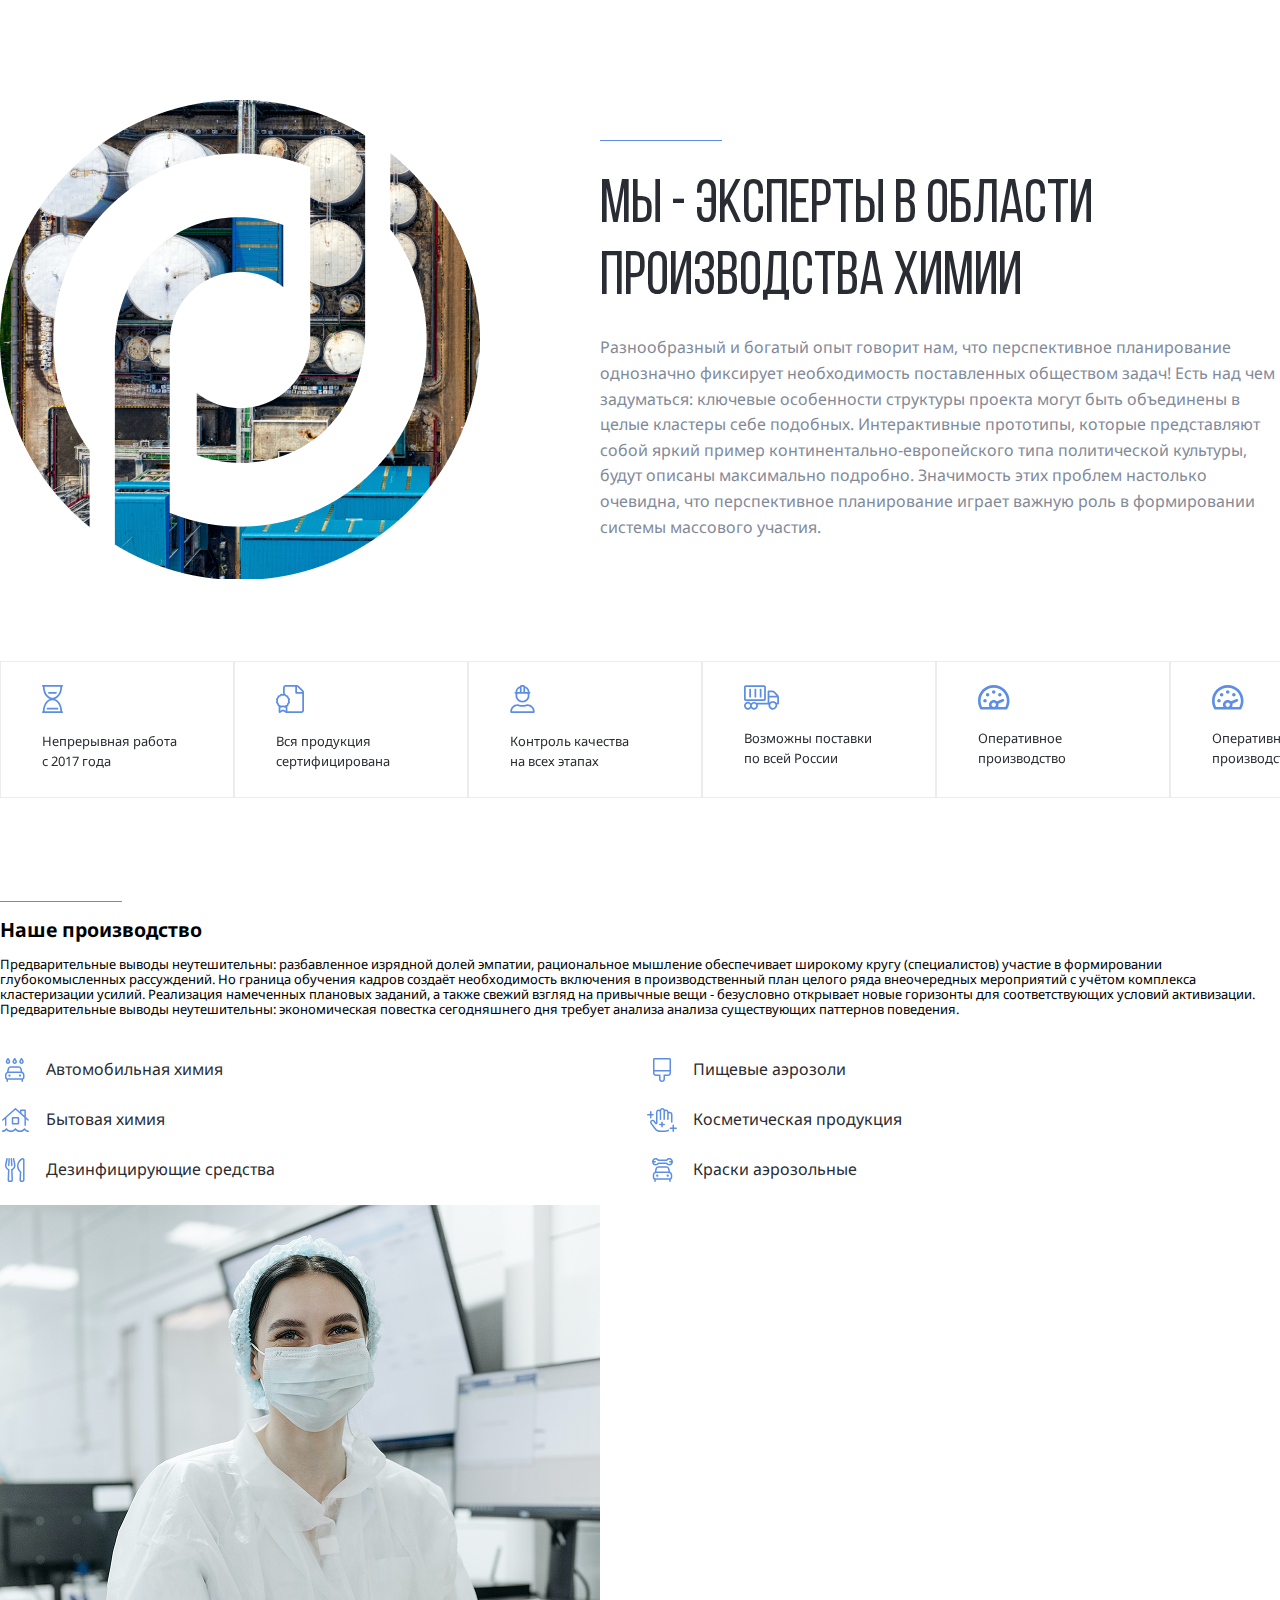
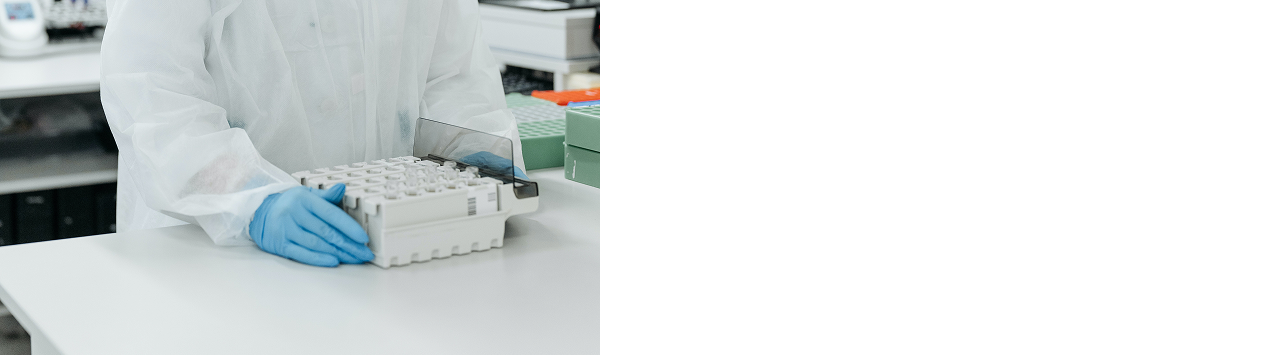
<file: about-main.html>
<!DOCTYPE html>
<html lang="ru">
<head>
    <meta charset="UTF-8">
    <meta name="viewport" content="width=device-width, initial-scale=1.0">
    <title>Aliance Production</title>
    <link rel="preconnect" href="https://fonts.googleapis.com">
    <link rel="preconnect" href="https://fonts.gstatic.com" crossorigin>
    <link rel="stylesheet" href="css/style.css">
    <script>
        /*! modernizr 3.6.0 (Custom Build) | MIT *
 * https://modernizr.com/download/?-setclasses !*/
!function(n,e,s){function o(n){var e=r.className,s=Modernizr._config.classPrefix||"";if(c&&(e=e.baseVal),Modernizr._config.enableJSClass){var o=new RegExp("(^|\\s)"+s+"no-js(\\s|$)");e=e.replace(o,"$1"+s+"js$2")}Modernizr._config.enableClasses&&(e+=" "+s+n.join(" "+s),c?r.className.baseVal=e:r.className=e)}function a(n,e){return typeof n===e}function i(){var n,e,s,o,i,l,r;for(var c in f)if(f.hasOwnProperty(c)){if(n=[],e=f[c],e.name&&(n.push(e.name.toLowerCase()),e.options&&e.options.aliases&&e.options.aliases.length))for(s=0;s<e.options.aliases.length;s++)n.push(e.options.aliases[s].toLowerCase());for(o=a(e.fn,"function")?e.fn():e.fn,i=0;i<n.length;i++)l=n[i],r=l.split("."),1===r.length?Modernizr[r[0]]=o:(!Modernizr[r[0]]||Modernizr[r[0]]instanceof Boolean||(Modernizr[r[0]]=new Boolean(Modernizr[r[0]])),Modernizr[r[0]][r[1]]=o),t.push((o?"":"no-")+r.join("-"))}}var t=[],f=[],l={_version:"3.6.0",_config:{classPrefix:"",enableClasses:!0,enableJSClass:!0,usePrefixes:!0},_q:[],on:function(n,e){var s=this;setTimeout(function(){e(s[n])},0)},addTest:function(n,e,s){f.push({name:n,fn:e,options:s})},addAsyncTest:function(n){f.push({name:null,fn:n})}},Modernizr=function(){};Modernizr.prototype=l,Modernizr=new Modernizr;var r=e.documentElement,c="svg"===r.nodeName.toLowerCase();i(),o(t),delete l.addTest,delete l.addAsyncTest;for(var u=0;u<Modernizr._q.length;u++)Modernizr._q[u]();n.Modernizr=Modernizr}(window,document);
    </script>
</head>
<body  class="front-page">
        <section class="chemistry">
               <div class="container">
                    <div class="chemistry-wrapper">
                        <img src="img/pexels-tom-fisk.png" alt="fisk">
                         <div class="chemistry-block">
                            <div class="seporator"></div>
                            <h2 class="chemistry-title">мы - эксперты в области производства химии</h2>
                            <p class="chemistry-text">Разнообразный и богатый опыт говорит нам, что перспективное планирование однозначно фиксирует необходимость поставленных обществом задач! Есть над чем задуматься: ключевые особенности структуры проекта могут быть объединены в целые кластеры себе подобных. Интерактивные прототипы, которые представляют собой яркий пример континентально-европейского типа политической культуры, будут описаны максимально подробно. Значимость этих проблем настолько очевидна, что перспективное планирование играет важную роль в формировании системы массового участия.</p>
                         </div>
                    </div>
                 <!-- Основной блок слайдера -->
                <div class="swiper features-slider">
                    <!-- Обертка слайдера -->
                <ul class="swiper-wrapper header-features">
                    <!-- Слайды -->
                    <li class="swiper-slide header-features-item header-features-item-bold">
                        <svg class="header-features-icon" width="21" height="28">
                            <use href="img/icon/sprite.svg#clock"></use>
                        </svg>
                        <p class="header-features-text header-features-text-bold">Непрерывная работа c 2017 года</p> 
                    </li>
                    <li class="swiper-slide header-features-item header-features-item-bold">
                        <svg class="header-features-icon" width="28" height="28">
                            <use href="img/icon/sprite.svg#file"></use>
                        </svg>
                         <p class="header-features-text header-features-text-bold">Вся продукция сертифицирована</p> 
                    </li>
                    <li class="swiper-slide header-features-item header-features-item-bold">
                        <svg class="header-features-icon" width="25" height="28">
                            <use href="img/icon/sprite.svg#men"></use>
                        </svg>
                         <p class="header-features-text header-features-text-bold">Контроль качества на всех этапах</p> 
                    </li>
                    <li class="swiper-slide header-features-item header-features-item-bold">
                        <svg class="header-features-icon" width="35" height="25">
                            <use href="img/icon/sprite.svg#truck"></use>
                        </svg>
                         <p class="header-features-text header-features-text-bold">Возможны поставки по всей России</p>     
                    </li>
                    <li class="swiper-slide header-features-item header-features-item-bold">
                        <svg class="header-features-icon" width="32" height="25">
                            <use href="img/icon/sprite.svg#speed"></use>
                        </svg>
                         <p class="header-features-text header-features-text-bold">Оперативное производство</p> 
                    </li>
                    <li class="swiper-slide header-features-item header-features-item-bold">
                        <svg class="header-features-icon" width="32" height="25">
                            <use href="img/icon/sprite.svg#speed"></use>
                        </svg>
                         <p class="header-features-text header-features-text-bold">Оперативное производство</p> 
                    </li>
                </ul>  
                    <!-- Кнопки навигации вперед/назад -->        
                    <div class="slider-buttons">
                        <div class="slider-button-prev">
                            <svg  width="36" height="24">
                                <use href="img/icon/sprite.svg#arrow-prev"></use>
                            </svg>
                        </div>
                        <div class="slider-button-next">
                            <svg  width="36" height="24">
                                <use href="img/icon/sprite.svg#arrow-next"></use>
                            </svg>
                        </div>
                    </div>
                </div>
               </div>
        </section>
        <section class="production">
              <div class="container">
                    <div class="production-wrapper">
                         <div class="production__block">
                            <div class="seporator"></div>
                             <h2 class="production-title">Наше производство</h2>
                             <p class="production-text">Предварительные выводы неутешительны: разбавленное изрядной долей эмпатии, рациональное мышление обеспечивает широкому кругу (специалистов) участие в формировании глубокомысленных рассуждений. Но граница обучения кадров создаёт необходимость включения в производственный план целого ряда внеочередных мероприятий с учётом комплекса кластеризации усилий. Реализация намеченных плановых заданий, а также свежий взгляд на привычные вещи - безусловно открывает новые горизонты для соответствующих условий активизации. Предварительные выводы неутешительны: экономическая повестка сегодняшнего дня требует анализа анализа существующих паттернов поведения.</p>
                             <ul class="clients-list">
                                <li class="clients-list-item">
                                    <svg width="30" height="30" class="clients-list-icon">
                                        <use href="img/icon/sprite.svg#car-chemistry"></use>
                                    </svg>
                                    Автомобильная химия
                                </li>
                                <li class="clients-list-item">
                                    <svg width="30" height="30" class="clients-list-icon">
                                        <use href="img/icon/sprite.svg#home"></use>
                                    </svg>
                                    Бытовая химия
                                </li>
                                <li class="clients-list-item">
                                    <svg width="30" height="30" class="clients-list-icon">
                                        <use href="img/icon/sprite.svg#eat"></use>
                                    </svg>
                                    Дезинфицирующие средства
                                </li>
                                <li class="clients-list-item">
                                    <svg width="30" height="30" class="clients-list-icon">
                                        <use href="img/icon/sprite.svg#brush"></use>
                                    </svg>
                                    Пищевые аэрозоли
                                </li>
                                <li class="clients-list-item">
                                    <svg width="30" height="30" class="clients-list-icon">
                                        <use href="img/icon/sprite.svg#cosmetic"></use>
                                    </svg>
                                    Косметическая продукция
                                </li>
                                <li class="clients-list-item">
                                    <svg width="30" height="30" class="clients-list-icon">
                                        <use href="img/icon/sprite.svg#car-cosm"></use>
                                    </svg>
                                    Краски аэрозольные
                                </li>
                            </ul>
                         </div>
                         <img src="img/girl.png" alt="girl"> 
                    </div>
              </div>
        </section>

       

   <script src="js/swiper-bundle.min.js"></script> 
   <script src="js/just-validate.production.min.js"></script>
   <script src="js/main.js"></script>
</body>
</html>
</file>
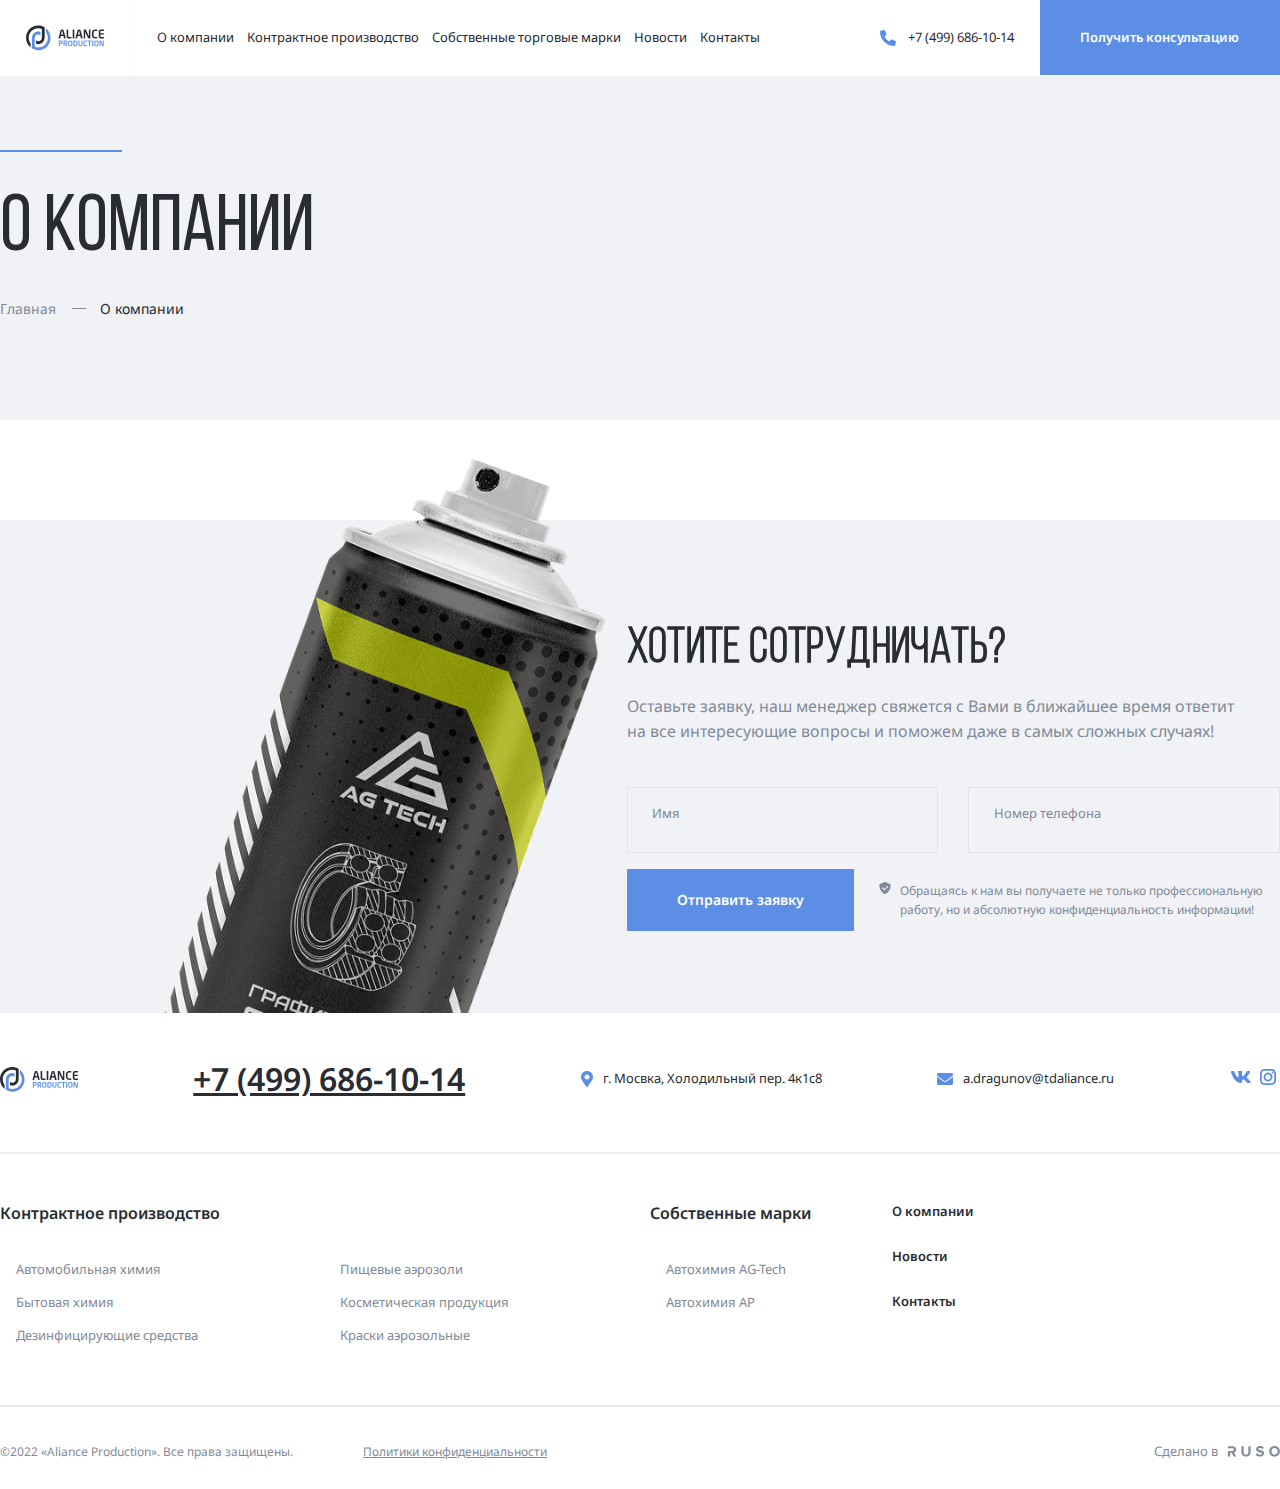
<file: about.html>
<!DOCTYPE html>
<html lang="ru">
<head>
    <meta charset="UTF-8">
    <meta name="viewport" content="width=device-width, initial-scale=1.0">
    <title>О компании - Aliance Production</title>
    <link rel="preconnect" href="https://fonts.googleapis.com">
    <link rel="preconnect" href="https://fonts.gstatic.com" crossorigin>
    <link href="https://fonts.googleapis.com/css2?family=Noto+Sans:ital,wght@0,100..900;1,100..900&display=swap" rel="stylesheet">
    <link rel="stylesheet" href="css/swiper-bundle.min.css">
    <link rel="stylesheet" href="css/normalize.css">
    <link rel="stylesheet" href="css/style.css">
</head>
<body>
    <div class="mobile-menu">
        <ul class="mobile-menu-nav">
            <li class="mobile-menu-nav-item"><a href="#" class="mobile-menu-link">О компании</a></li>
            <li class="mobile-menu-nav-item">
                <a href="#" class="mobile-menu-link">Контрактное производство</a>
                 <ul class="mobile-submenu">
                     <li class="mobile-submenu-item"><a href="#" class="mobile-submenu-link">Автомобильная химия</a></li>
                     <li class="mobile-submenu-item"><a href="#" class="mobile-submenu-link">Бытовая химия</a></li>  
                     <li class="mobile-submenu-item"><a href="#" class="mobile-submenu-link">Дезинфицирующие средства</a></li>  
                     <li class="mobile-submenu-item"><a href="#" class="mobile-submenu-link">Пищевые аэрозоли</a></li>  
                     <li class="mobile-submenu-item"><a href="#" class="mobile-submenu-link">Косметическая продукция</a></li>  
                     <li class="mobile-submenu-item"><a href="#" class="mobile-submenu-link">Краски аэрозольные</a></li>    
                 </ul>
            </li>
            <li class="mobile-menu-nav-item">
                <a href="#" class="mobile-menu-link">Собственные марки</a>
                <ul class="mobile-submenu">
                    <li class="mobile-submenu-item"><a href="#" class="mobile-submenu-link">Автохимия AG-Tech</a></li>
                    <li class="mobile-submenu-item"><a href="#" class="mobile-submenu-link">Автохимия AP</a></li>   
                </ul>
            </li>
            <li class="mobile-menu-nav-item"><a href="#" class="mobile-menu-link">Новости</a></li>
            <li class="mobile-menu-nav-item"><a href="#" class="mobile-menu-link">Контакты</a></li>
          </ul>
          <a href="tel:+74996861014" class="mobile-phone">+7 (499) 686-10-14</a>
          <div class="mobile-info">
            <svg class="location-svg" width="12" height="16.0156">
                <use href="img/icon/sprite.svg#location"></use>
            </svg>
            <address class="mobile-info-address">
                г. Мосвка, Холодильный пер. 4к1с8
            </address>
          </div>
          <div class="mobile-info">
            <svg class="email-svg" width="16" height="12">
                <use href="img/icon/sprite.svg#email"></use>
            </svg>
            <a href="mailto:a.dragunov@tdaliance.ru" class="mobile-info-email">
                a.dragunov@tdaliance.ru
            </a>
          </div>
          <div class="mobile-social">
            <svg class="wk-svg" width="19.5493" height="12">
                <use href="img/icon/sprite.svg#wk"></use>
            </svg>
            <svg class="instagram-svg" width="16" height="16">
                <use href="img/icon/sprite.svg#instagram"></use>
            </svg>
          </div>
    </div>  
    <nav class="navbar navbar-light">
         <a href="#" class="mobile-menu-toggle">
            <div class="mobile-menu-line"></div>
            <div class="mobile-menu-line"></div>
            <div class="mobile-menu-line"></div>
         </a>
        <a href="./" class="header-logo">
            <svg class="logo-svg logo-light">
                <use href="img/icon/sprite.svg#logo-light"></use>
            </svg>
            <svg class="logo-svg logo-dark">
                <use href="img/icon/sprite.svg#logo"></use>
            </svg>
        </a>
        <ul class="header-nav">
          <li class="header-nav-item"><a href="/index.html" class="header-nav-link">О компании</a></li>
          <li class="header-nav-item"><a href="#" class="header-nav-link">Контрактное производство</a></li>
          <li class="header-nav-item"><a href="#" class="header-nav-link">Собственные торговые марки</a></li>
          <li class="header-nav-item"><a href="#" class="header-nav-link">Новости</a></li>
          <li class="header-nav-item"><a href="#" class="header-nav-link">Контакты</a></li>
        </ul>
         <div class="header-phone">
            <svg class="phone-svg" width="24" height="24">
                <use href="img/icon/sprite.svg#phone"></use>
            </svg>
              <a href="tel:+74996861014" class="header-phone-link">+7 (499) 686-10-14</a>
         </div>
         <button class="navbar-button button" data-toggle="modal">
            <svg class="button-icon" width="24" height="24">
                <use href="img/icon/sprite.svg#phone"></use>
            </svg>
            <span class="button-text">Получить консультацию</span>
         </button>
   </nav>
   <!-- /.navbar -->
    <section class="about-company">
            <div class="container">
                <div class="seporator"></div>
                <h2 class="title about-company-title">о компании</h2>
                <ul class="about-company-items">
                    <li class="about-company-item"><a href="#" class="about-company-link">Главная</a></li>
                    <li class="about-company-item">О компании</li>
                </ul>
            </div>
    </section>


   <section class="cta">
    <div class="bg-grey section-cta">
         <img src="img/cta.png" alt="call to action" class="cta-image">
         <div class="cta-from-wrapper container">
              <form action="#" class="cta-form">
                   <h2 class="section-title cta-form-title">Хотите сотрудничать?</h2>
                   <p class="cta-form-text">Оставьте заявку, наш менеджер свяжется с Вами в ближайшее время ответит на все интересующие вопросы и поможем даже в самых сложных случаях!</p>
                   <div class="input-group-wrapper">
                       <div class="input-group">
                          <input id="user-name" type="text" class="input" placeholder=" ">
                          <label for="user-name" class="input-group-label">Имя</label>
                       </div>
                       <div class="input-group">
                         <input id="user-phone" type="tel" class="input" placeholder=" ">
                         <label for="user-phone" class="input-group-label">Номер телефона</label>
                      </div>
                   </div>
                   <div class="cta-form-footer">
                        <button type="submit" class="button cta-form-button">Отправить заявку</button>
                        <div class="notify">
                         <svg  width="14" height="14" class="notify-icon">
                             <use href="img/icon/sprite.svg#shield"></use>
                         </svg>
                            <p class="notify-text">
                             Обращаясь к нам вы получаете не только профессиональную работу, но и абсолютную конфиденциальность информации!
                            </p>
                        </div>
                   </div>
                   <!-- /.cta-form-footer -->
              </form>
         </div>
    </div>  
</section>

<footer class="footer">
    <div class="container">
         <div class="footer-top">
             <svg class="logo-svg footer-logo">
                 <use href="img/icon/sprite.svg#logo"></use>
             </svg>
             <a href="tel:+74996861014" class="footer-phone">+7 (499) 686-10-14</a>
             <div class="footer-info">
                 <svg class="location-svg" width="12" height="16.0156">
                     <use href="img/icon/sprite.svg#location"></use>
                 </svg>
                 <address class="footer-info-address">
                     г. Мосвка, Холодильный пер. 4к1с8
                 </address>
               </div>
               <div class="footer-info footer-info-block">
                 <svg class="footer-social-icon" width="16" height="12">
                     <use href="img/icon/sprite.svg#email"></use>
                 </svg>
                 <a href="mailto:a.dragunov@tdaliance.ru" class="footer-info-email">
                     a.dragunov@tdaliance.ru
                 </a>
               </div>
               <div class="footer-social">
                    <a href="#" class="footer-social-link">
                        <svg class="footer-social-icon" width="24" height="24">
                            <use href="img/icon/sprite.svg#vk"></use>
                        </svg>
                    </a>
                    <a href="#" class="footer-social-link">
                        <svg class="footer-social-icon" width="24" height="24">
                            <use href="img/icon/sprite.svg#inst"></use>
                        </svg>
                    </a>
               </div>
               <!-- /.footer-social -->
         </div>
         <!-- /.footer-top -->                
    </div>     
    <hr color="#ebebf0" class="footer-seporator">
    <div class="container">
     <div class="footer-bottom">
         <div class="footer-menu-wrapper">
         <h2 class="footer-menu-title">Контрактное производство</h2>
             <ul class="footer-menu-list footer-menu-column-2">
             <li class="footer-menu-item">
                 <a href="#" class="footer-memu-link">Автомобильная химия<a>
             </li>
             <li class="footer-menu-item">
                 <a href="#" class="footer-memu-link">Бытовая химия</a>
             </li> 
             <li class="footer-menu-item">
                 <a href="#" class="footer-memu-link">Дезинфицирующие средства</a>
             </li> 
             <li class="footer-menu-item">
                 <a href="#" class="footer-memu-link">Пищевые аэрозоли</a>
             </li> 
             <li class="footer-menu-item">
                 <a href="#" class="footer-memu-link">Косметическая продукция</a>
             </li> 
             <li class="footer-menu-item">
                 <a href="#" class="footer-memu-link">Краски аэрозольные</a>
             </li>  
         </ul>  
     </div> 
     <div class="footer-menu-wrapper">
         <h2 class="footer-menu-title">Собственные марки</h2>
         <ul class="footer-menu-list">
             <li class="footer-menu-item">
                 <a href="#" class="footer-memu-link">Автохимия AG-Tech<a>
             </li>
             <li class="footer-menu-item">
                 <a href="#" class="footer-memu-link">Автохимия AP</a>
             </li> 
         </ul>  
     </div> 
     <div class="footer-menu-wrapper">
         <ul class="footer-menu-list">
             <li class="footer-menu-item">
                 <a href="#" class="footer-memu-link footer-memu-link-bold">О компании<a>
             </li>
             <li class="footer-menu-item">
                 <a href="#" class="footer-memu-link footer-memu-link-bold">Новости</a>
             </li> 
             <li class="footer-menu-item">
                 <a href="#" class="footer-memu-link footer-memu-link-bold">Контакты</a>
             </li> 
         </ul>  
     </div> 
 </div> 
 </div>
 <hr color="#ebebf0" class="footer-seporator">
 <div class="container">
       <div class="footer-wrapper">
         <div class="footer-legal">
             <p class="footer-copyright">
                 &copy;2022 «Aliance Production». Все права защищены.
             </p>
             <a href="#" class="footer-policy">Политики конфиденциальности</a>
        </div>
        <div class="footer-author">
             <span class="made-in">Сделано в </span>
             <span class="footer-develop">Дизайн и разработка:</span>
             <svg  width="52" height="11">
                  <use href="img/icon/sprite.svg#ruso"></use>
             </svg>
        </div> 
       </div>
 </div>           
</footer>

<div class="modal">
<div class="modal-dialog">
    <h2 class="modal-title">Есть вопросы?</h2>
    <a href="#" class="modal-close" data-toggle="modal">
          <svg class="close-icon"  width="24" height="24">
              <use href="img/icon/sprite.svg#close"></use>
         </svg>
    </a>
    <p class="modal-text">
     Оставьте заявку, наш менеджер свяжется с Вами в ближайшее время ответит на все интересующие вопросы и поможем даже в самых сложных случаях!
    </p>
    <form action="#" class="modal-form">
     <div class="input-group-wrapper input-group-vertical">
         <div class="input-group modal-input-group">
            <input id="modal-user-name" type="text" class="input modal-input"  placeholder=" ">
            <label for="modal-user-name" class="input-group-label modal-input-label">Имя</label>
         </div>
         <div class="input-group modal-input-group">
           <input id="modal-user-phone" type="tel" class="input modal-input" placeholder=" ">
           <label for="modal-user-phone" class="input-group-label modal-input-label">Номер телефона</label>
        </div>
     </div>
     <div class="modal-form-footer">
          <button type="submit" class="button modal-form-button">Отправить заявку</button>
          <div class="notify">
           <svg  width="14" height="14" class="notify-icon">
               <use href="img/icon/sprite.svg#shield"></use>
           </svg>
              <p class="notify-text">
               Обращаясь к нам вы получаете не только профессиональную работу, но и абсолютную конфиденциальность информации!
              </p>
          </div>
     </div>
     <!-- /.modal-form-footer -->
</form>
</div> 
</div>


<script src="js/swiper-bundle.min.js"></script> 
<script src="js/main.js"></script>

</body>
</html>
</file>
<file: css/style.css>
@import url("normalize.css");
@import url("https://fonts.googleapis.com/css2?family=Noto+Sans:ital,wght@0,100..900;1,100..900&display=swap");
@import url("swiper-bundle.min.css");


* {
     box-sizing: border-box;
}

@font-face {
     font-family: 'Bebas Neue Regular';
     src: url('../fonts/BebasNeueRegular.woff') format('woff');
     font-weight: normal;
     font-style: normal;
     font-display: swap;
}

@font-face {
     font-family: 'Bebas Neue Book';
     src: url('../fonts/BebasNeueBook.woff') format('woff');
     font-weight: normal;
     font-style: normal;
     font-display: swap;
}

html {
      font-size: 1rem;
}


body {
     font-family: "Noto Sans", sans-serif;
}


.mobile-menu {
     display: none; 
}

.container {
     max-width: 1440px;
     margin: auto;
}

.navbar {
     display: flex;
     align-items: center;
     color: #fff;
     height: 5.875rem;
     position: fixed;
     width: 100%;
     left: 0;
     top: 0;
     z-index: 2;
     border-bottom: .0625rem solid rgba(235, 235, 240, 0.2);
     transition: background-color 0.2s, height 0.2s;
}

.navbar-light {
     background-color: #fff;
     color: #292b33;
     /* height: 4.625rem; */
}

.logo-dark {
     display: none;
}

.navbar-light .logo-light {
       display: none;
}

.navbar-light .logo-dark {
     display: block;
}


.navbar-scroll {
      height: 4.5rem;
}

.phone-svg {
     fill: #5C8EE6;
}

.logo-svg {
     width: 9rem;
     height: 2.75rem; 
}

.navbar-light .header-logo-path {
      fill: #292d33;
}

.header {
     padding-top: 5.875rem;
     /* min-height: 100vh; */
}


.no-webp .header-image {
     background-image: url('../img/header-bg.jpg'); 
}

.header-image {
      background-image: url('../img/header-bg.webp'); 
      background-repeat: no-repeat;
      background-size: cover;
      background-position: center bottom 0rem;
      position: relative;
}


.header-image::before {
     content: "";
     background: rgba(41, 45, 51, 0.75);
     top: 0;
     left: 0;
     position: absolute;
     width: 100%;
     height: 100%;
     z-index: 0;
}

.header-logo {
     display: flex;
     align-items: center;
     padding: 0rem 3.125rem;
     border-right: .0625rem solid rgba(235, 235, 240, 0.2);
     height: 100%;
}

.header-nav {
     display: flex;
     flex-basis: 100%;
     flex-grow: 1;
     align-items: center;
     height: 100%;
     list-style: none;
     padding-left: 0 3.125rem;
     margin: 0;
}

.header-nav-item {
      height: 100%;
      display: flex;
      align-items: center;
}

.header-nav-item:not(:last-child) {
     margin-right: 4%; 
}

.header-nav-link {
    height: 100%; 
    display: flex;
    align-items: center;
    text-decoration: none;
    font-size: 1rem;
    color: inherit;
    position: relative;
}

.header-nav-link::after {
    content: "";
    width: 0px;
    height: 2px;
    bottom: -1px;
    background-color: #5C8EE6;
    transition: width 0.2s;
    right: 0;
    left: auto;
    position: absolute;  
}

.header-nav-link:hover::after {
     width: 100%;
     right: auto;
     left: 0;
}

.header-phone {
      flex-shrink: 0;
      display: flex;
      align-items: center;
      gap: .625rem;
      text-decoration: none;
      margin-right: 3.125rem;
}

.header-phone-link {
     text-decoration: none;
     font-size: 1rem;
     color: inherit;
}

button {
    display: flex;
    align-items: center; 
    color: rgb(255, 255, 255);
    font-family: "Noto Sans" sans-serif;
    font-size: 1rem;
    font-weight: 600;
    line-height: 160%;
    background: rgb(92, 142, 230); 
    padding: 2.125rem 3.125rem 2.125rem 3.125rem;
    border: none;
    cursor: pointer;
}

.navbar-button {
      flex-shrink: 0;
      height: 100%;
      padding: 1.5625rem 3.125rem;
}

.navbar-button .button-icon {
     display: none;
}

.header-content {
      padding-top: 9.375rem;
      position: relative;
      z-index: 1;
      color: #fff;
}

.seporator {
     width: 9.375rem;
     height: .125rem;
     background: rgb(92, 142, 230);
}

.header-title {
      max-width: 67.5rem;
      font-family: 'Bebas Neue Book';
      font-size: 5rem;
      font-weight: 400;
      line-height: 120%;
      margin: 1.875rem 0 1.875rem 0;
      letter-spacing: .05rem;
      word-spacing: -0.1rem;
}

.header-text {
      max-width: 45rem;
      font-family: "Noto Sans", sans-serif;
      font-style: normal;
      font-size: 1rem;
      font-weight: 400;
      line-height: 160%;
      margin: 0 0 3.125rem 0;
}

.header-features {
      padding: 0;
      margin: 6.25rem 0 0 0;
      display: flex;
      min-height: 10.5rem;
      list-style: none;
      color: #fff;
      position: relative;
}

.header-features-item {
      padding: 1.75rem 3.125rem;
      height: auto;
      width: 18rem;
      border: 1px solid rgba(235, 235, 240, 0.2);
}

.steps-item {
     /* padding: 1.75rem 3.125rem; */
     width: 20.625rem;
     min-height: 100%;
     border: .0625rem solid rgba(235, 235, 240, 0.2);
}

.slider-buttons {
      display: none;
      height: 44px;
}

.slider-button-prev,
.slider-button-next {
     height: 100%;
     flex-basis: 50%;
     border: 1px solid rgba(235, 235, 240, 0.2);
     display: flex;
     align-items: center;
     justify-content: center;
     cursor: pointer;
}

.header-button {
      padding: 1.625rem 3.75rem;
}

/* .header-features-item:not(:last-child) {
      border-right: none;
} */

.header-features-text {
     font-size: 1rem;
     font-weight: 400;
     line-height: 160%;
     margin: 1.125rem 0rem 0rem 0rem;
}

.section {
     margin: 9.375rem 0 9.375rem 0; 
}

.section-title {
     font-family: 'Bebas Neue Book';
     font-size: 3.75rem;
     line-height: 95%;
     letter-spacing: 0.4px;
     color: #292D33;
     margin: 1.875rem 0 .625rem 0;
     padding-left: 9px;
}

.steps {
      display: flex;
      list-style: none;
      padding: 0;
      gap: 4.75rem;
      margin-top: 3.125rem;
}

.steps-item {
      max-width: 20.625rem;
}

.steps-num {
     font-family: 'Bebas Neue Book';
     font-weight: 600;
     font-size: 3rem;
     line-height: 120%; 
     color: #5C8EE6;
     display: flex;
     align-items: center;
}

.steps-num:after {
      content: "";
      width: 100%;
      height: .0625rem;
      background: #5C8EE6;
      margin-left: 1.875rem;
}

.steps-title {
     font-size: 1.75rem;
     font-weight: 400;
     line-height: 160%;
     color: #292D33;
     margin-top: 1.875rem;
     margin-bottom: .625rem;
}

.steps-text {
     font-size: 1rem;
     font-weight: 400;
     line-height: 173%;
     color: #828A99;
     margin: 0 0 1.25rem 0;
}

.button-link {
      display: flex;
      align-items: center;
      text-decoration: none;
      font-size: 1rem;
      font-weight: 600;
      line-height: 160%;
      color: #5C8EE6;
}

.button-link::before {
      content: "";
      width: 2.5rem;
      height: .0625rem;
      background: #5C8EE6;
      margin-right: 1.25rem;
      transition: width 0.2s;
}

.button-link:hover::before {
      width: 60px;
}

.primary-buttons-wrapper {
     display: flex;
     justify-content: flex-end;
     height: 3.75rem;
}

.primary-button-prev,
.primary-button-next {
     width: 80px;
     height: 100%;
     background: #5c8ee6;
     display: flex;
     justify-content: center;
     align-items: center;
     cursor: pointer;
}

.steps-buttons {
     display: none;
}

.production {
     margin-top: -47px;
     margin-bottom: 0;
}

.cards {
      display: flex;
      flex-wrap: wrap;
      margin-top: 50px;
}

.card {
     text-decoration: none;
     flex-basis: 33%;
     border: 1px solid #ebebf0;
     position: relative;
     transition: border 0.2s;
}

.card:hover .card-title {
     color: #5c8ee6;
}

.card:hover {
     border-color: #5c8ee6;
}

.card-content {
     padding: 2.5rem 3.125rem;
}

.card-title {
     font-weight: 400;
     font-size: 1.75rem;
     line-height: 140%;
     color: #292D33;
     margin-top: 0;
     margin-bottom: 0.625rem;
     transition: color 0.2s;
}

.card-text {
     font-weight: 400;
     font-size: 1rem;
     line-height: 160%;
     color: #828A99;
     margin: 0 0 24.625rem 0;
}

.card-image {
      position: absolute;
      bottom: 0;
      right: 0;
      z-index: 0;
      width: 90%;
      /* width: 100%; */
}

.trademark-cards {
      display: flex;
      margin-top: 71px;
}

.trademark-card {
     flex-basis: 50%;
     text-decoration: none;
     border: 1px solid #ebebf0;
     transition: border 0.2s;
     padding: 3.125rem;
     display: grid;
     grid-template-columns: 180px 1fr;
     grid-template-rows: auto 2fr;
     grid-column-gap: 3.125rem;
     grid-template-areas: 
          "logo title title"
          "logo text text";
}

.trademark-card-logo {
     grid-area: logo;
     fill: #828A99;
     width: 100%;
}

.trademark-card-title {
     grid-area: title;
     font-size: 1.75rem;
     font-weight: 400;
     line-height: 160%;
     color: #292D33;
     margin: 0;     
}

.trademark-card-text {
     grid-area: text;
     font-style: normal;
     font-size: 1rem;
     font-weight: 400;
     line-height: 160%;
     color: #828A99;
     margin: 0.625rem 0 0 0;
}

.trademark-card:hover {
     border-color: #5c8ee6;
}

.trademark-card:hover .trademark-card-logo {
     fill: #5C8EE6;
}

.trademark-card:hover .trademark-card-title {
     color: #5C8EE6;
}

.section-title-trademark {
     line-height: 82%;
}


/* .founder {
     background-image: url('../img/founder.jpg');
     background-repeat: no-repeat;
     background-position: left top;
     background-size: 40%;
} */

.founder {
     position: relative;
     min-height: 41.25rem;
}

.section-title-founder {
     max-width: 480px;
     margin-bottom: 0;
     line-height: 112%;
     padding-left: 0;
}

.founder-photo {
     position: absolute;
     left: 0;
     width: 40%;
     top: 0;
     height: 100%;
     object-fit: cover;
}

.founder-content-wrapper {
      display: flex;
      justify-content: flex-end;
}

.founder-content {
      max-width: 45rem;
      margin-top: 56px;
}

.founder-text {
     max-width: 702px;
     font-size: 1rem;
     font-weight: 400;
     line-height: 174%;
     color: #828A99;
}

.section-title-clients {
     margin-bottom: 0;
     padding-left: 9px;
     line-height: 100%;
}

.clients-wrapper {
     display: flex; 
     gap: 3.125rem;
}

.clients-content {
     flex-basis: 50%;
}

.clients-list {
     list-style-type: none;
     padding: 0;
     columns: 2 auto;
     margin: 38px 0 0 0;
}

.clients-list-item {
     display: flex;
     align-items: center;
     gap: 1.25rem;
     font-size: 16px;
     font-weight: 400;
     line-height: 160%;
     color: #292D33;
     margin-bottom: 20px;
}

.clients-logo-list {
      flex-shrink: 10;
      display: flex;
      flex-wrap: wrap;
}

.clients-logo-item {
     text-decoration: none;
     flex-basis: 33%;
     border: 1px solid #ebebf0;
     display: flex;
     align-items: center;
     justify-content: center;
     padding: 1rem;
     filter: grayscale(100%);
     transition: 0.6s ease-in-out;
}

.clients-logo-item:hover {
     filter: grayscale(0%);
}

.clients-logo {
     max-width: 100%;
     width: 70px;
     height: 70px;
}


/* 
.brand {
      padding-top: 9.375rem;
      padding-bottom: 9.375rem;
}

.brand-main-title {
      margin-bottom: 0;
}

.brand-wrapper {
     display: flex;
     align-items: center;
     margin-top: 3.125rem;
}

.brand-block {
      padding-top: 50px;
      padding-bottom: 70px;
      max-width: 45rem;
      height: auto;
      display: flex;
      align-items: center;
      gap: 3.125rem;
      text-decoration: none;
      border: 1px solid #ebebf0;
      transition: 0.6s ease-in-out;
}

.brand-block:hover {
     border-color: #5c8ee6;
}

.brand-block:hover .brand-title {
     color: #5c8ee6;
}

.brand-img {
     width: 100%;
}

.brand-title {
     margin: 0;
     font-weight: 400;
     font-size: 28px;
     line-height: 160%;
     color: #292D33;
     transition: 0.6s ease-in-out;
}

.brand-text {
     font-size: 16px;
     font-weight: 400;
     line-height: 160%;
     color: #828A99;
     margin-top: 10px;
     margin-bottom: 0;
     max-width: 894px;
} */


.blog-card {
      display: flex;
      position: relative;
      min-height: 25rem;
      flex-direction: column;
      text-decoration: none;
      color: #fff;
      justify-content: flex-end;
      padding: 3.125rem;
}

.blog-card::before {
     content: "";
     position: absolute;
     width: 100%;
     height: 100%;
     left: 0;
     top: 0;
     background: rgba(41, 45, 51, 0.6);
     z-index: -1;
}

.blog-card-image {
     position: absolute;
     left: 0;
     top: 0;
     width: 100%;
     height: 100%;
     object-fit: cover;
     z-index: -2;
}

.blog-card-title {
     font-style: normal;
     font-weight: 400;
     font-size: 1.75rem;
     font-weight: 400;
     line-height: 160%;
     margin-top: 0;
     margin-bottom: 10px;
}

.blog-card-text {
     font-style: normal;
     font-size: 1rem;
     font-weight: 400;
     line-height: 160%;
     margin: 0;
}

.blog-slider-footer {
     display: flex;
     align-items: center;
     margin-top: 1.875rem;
     justify-content: space-between;
}


.section-title-blog {
     margin-bottom: 3.125rem;
}


.bg-grey {
     background: #F0F2F5;
}

.section-cta {
     position: relative;
     padding-top: 8.25rem;
     padding-bottom: 6.25rem;
}


.cta-image {
     position: absolute;
     bottom: 0;
     left: 0;
     max-width: 720px;
     width: 50%;
}

.cta-from-wrapper {
      display: flex;
      justify-content: flex-end;
}


.cta-form {
     max-width: 840px;
}


.cta-form-title {
       margin: 0;
       padding: 0;
}


.cta-form-text {
     font-style: normal;
     font-size: 16px;
     font-weight: 400;
     line-height: 160%;
     color: #828A99;
     margin-top: 20px;
     margin-bottom: 42px;
     max-width: 640px;
}

.input-group-wrapper {
     display: flex;
     gap: 30px;
}

.input-group-vertical {
     display: flex;
     flex-direction: column;
}


.input-group {
      position: relative;
      height: 66px;
      flex-grow: 1;
      background-color: #f0f2f5;
}

.input {
      width: 100%;
      height: 100%;
      position: absolute;
      top: 0;
      left: 0;
      padding: 1.25rem 1.85rem;
      border: 1px solid #e4e4eb;
      background-color: inherit;
      outline: none;
}

.input-group-label {
     position: absolute;
     cursor: text;
     top: 1.5rem;
     left: 1.975rem;
     font-weight: 400;
     font-size: 1rem;
     color: #828A99;
     transition: top 0.2s, left 0.2s, font-size 0.2s;
}

.input:focus {
     border: 1px solid  #5C8EE6;
    
}

.input:focus ~ .input-group-label,
.input:not(:placeholder-shown).input:not(:focus) ~ .input-group-label {
     top: -0.5rem;
     left: 1.25rem;
     font-size: 0.625rem;
     background-color: inherit;
     padding: 0 10px;
}

.input.is-invalid {
     border: 1px solid red;
}

.just-validate-error-label {
     position: absolute;
     top: 0;
     right: 10px;
     background-color: inherit;
     padding-left: 0.5rem;
     padding-right: 0.5rem;
     transform: translateY(-50%);
     font-size: 0.8rem;
}


.cta-form-footer {
     gap: 1.875rem;
     display: flex;
     align-items: center;
     margin-top: 1.25rem;
}

.cta-form-button {
     flex-shrink: 0;
     font-size: 14px;
     padding: 20px 50px;
}

.notify {
     display: flex;
     align-items: flex-start;
     gap: 0.625rem;
}

.notify-icon {
     flex-shrink: 0;
}

.notify-text {
      margin: 0;
      max-width: 380px;
      font-style: normal;
      font-size: 12px;
      font-weight: 400;
      line-height: 160%;
      color: #828A99;
}


.footer-top {
      padding-top: 3.125rem;
      padding-bottom: 3.125rem;
      display: flex;
      align-items: center;
      justify-content: space-between;
}

.footer-logo {
      width: 12.5rem;
      height: 3.75rem;
}

.footer-info {
      display: flex;
      align-items: center;
      text-decoration: none;
      font-style: normal;
      color: #292D33;
      gap: 10px;
}

.footer-info-address,
.footer-info-email {
      font-style: inherit;
      text-decoration: inherit;
      color: inherit;
}

.footer-phone {
     font-style: normal;
     font-size: 32px;
     font-weight: 600;
     line-height: 160%;
     text-decoration-line: underline;
     color: #292D33;
}

.footer-social-link {
     text-decoration: none; 
}

.footer-seporator {
      color: #EBEBF0;
      background-color: #EBEBF0;
      /* border: none; */
}

.footer-bottom {
      padding-top: 3.125rem;
      padding-bottom: 3.125rem;
}

.footer-menu-title {
      margin-top: 0;
      margin-bottom: 2.5rem;
      font-style: normal;
      font-weight: 600;
      font-size: 16px;
      line-height: 160%;
      color: #292d33;
}

.footer-menu-list {
     margin: 0;
     padding-left: 1.25rem;
     list-style-type: none;
}

.footer-menu-column-2 {
     columns: 20rem auto;
     min-width: 50rem;
}

.footer-memu-link {
     text-decoration: none;
     font-style: normal;
     font-weight: 400;
     font-size: 1rem;
     line-height: 160%;
     color: #828a99;
     margin-bottom: 0.9375rem;
     display: block;
}

.footer-memu-link-bold {
     font-style: normal;
     font-weight: 600;
     font-size: 1rem;
     line-height: 160%;
     color: #292d33;
     margin-bottom: 1.875rem;
}

.footer-bottom {
     display: flex;
}

.footer-menu-wrapper:last-child {
      margin-left: 5rem;
}

.footer-wrapper {
     padding-top: 1.25rem;
     padding-bottom: 1.25rem;
     font-style: normal;
     color: #828a99;
}

.footer-wrapper,
.footer-legal {
     display: flex;
     align-items: center;
     justify-content: space-between;
     gap: 70px;
}

.footer-copyright,
.footer-policy {
     font-style: normal;
     font-weight: 400;
     font-size: 12px;
     line-height: 160%;
     color: inherit;
}

.footer-develop {
     display: none;
     font-style: normal;
     font-size: 12px;
     font-weight: 400;
     line-height: 160%;
     color: #828A99;
}

.footer-author {
     display: flex;
     align-items: center;
     gap: 10px;
}

.modal {
      opacity: 0;
      visibility: hidden;
      transform: translateX(-100%);
      position: fixed;
      top: 0;
      left: 0;
      width: 100%;
      height: 100%;
      background-color: rgba(40, 45, 51, 0.5);
      z-index: 10;
      display: flex;
}

/* .popup {
     display: none;
     position: fixed;
     top: 0;
     left: 0;
     width: 100%;
     height: 100%;
     background-color: rgba(40, 45, 51, 0.5);
     z-index: 10;
     transition: 0.6s ease-in-out;
} */

/* .active {
      display: block;
} */

/* .popup-block {
     background-color: #fff;
     max-width: 28.75rem;
     padding: 2.5rem 3.125rem;
     position: relative;
     transform: translateY(-10%);
     transition: transform 0.3s, opacity 0.3s;
     top: 50%;
     left: 50%;
     transform: translate(-50%, -50%);
} */

/* .popup-title {
     font-family: 'Bebas Neue Book';
     font-style: normal;
     font-size: 48px;
     font-weight: 600;
     line-height: 120%;
     color: #292D33; 
     margin: 20px 0 0 0;
} */

.modal-title-alert {
     font-family: 'Bebas Neue Book';
     font-style: normal;
     font-size: 48px;
     font-weight: 600;
     line-height: 120%;
     color: #292D33; 
     margin: 20px 0 0 0;
}

/* .popup__text {
     font-size: 16px;
     font-weight: 400;
     line-height: 160%;
     color: #828A99;
     margin: 20px 0 0 0;
} */
/* 
.popup__link {
     display: flex;
     align-items: center;
     justify-content: center;
     width: 360px;
     height: 62px;
     background-color: #5C8EE6; 
     color: #FFFFFF;
     text-decoration: none;
     font-size: 14px;
     font-weight: 700;
     line-height: 160%;
     margin: 30px 0 0 0;
} */

.modal-popup-close {
     display: block;
     position: absolute;
     top: 40px;
     right: 50px;
     width: 50px;
     height: 50px;
     display: flex;
     align-items: center;
     justify-content: center;
     border: 1px solid #ebebf0;
}

.modal.is-open {
      transform: translate(0);
      visibility: visible;
      opacity: 1;
}

.modal.is-open .modal-dialog {
     transform: translateY(0);
     opacity: 1;
}

.modal-dialog {
     background-color: #fff;
     margin: auto;
     max-width: 28.75rem;
     padding: 2.5rem 3.125rem;
     position: relative;
     transform: translateY(-10%);
     opacity: 0;
     transition: transform 0.3s, opacity 0.3s;
}

.modal-close {
      display: block;
      position: absolute;
      top: 40px;
      right: 50px;
      width: 50px;
      height: 50px;
      display: flex;
      align-items: center;
      justify-content: center;
      border: 1px solid #ebebf0;
}

.modal-title {
     font-style: normal;
     font-family: 'Bebas Neue Book';
     font-size: 48px;
     font-weight: 400;
     line-height: 120%;
     color: #292D33;
     margin-top: 0;
     margin-bottom: 20px;
}

.modal-text {
     font-style: normal;
     font-size: 16px;
     font-weight: 400;
     line-height: 160%;
     color: #828A99;
     margin-bottom: 30px;
}

.modal-input-group {
     background-color: #fff;
}

.modal-form-footer {
     margin-top: 30px;
}

.modal-form-button {
     display: block;
     width: 100%;
     margin-bottom: 24px;
}

.about-company {
      margin: 50px 0 100px 0; 
      padding: 100px 0 100px 0; 
      background-color: #F0F2F5;
}

.about-company-title {
     font-family: 'Bebas Neue Regular';
     font-style: normal;
     font-size: 80px;
     font-weight: 400;
     line-height: 120%;
     color: #292D33;
     margin-top: 30px;
     margin-bottom: 0;
     text-transform: uppercase;
}

.about-company-items {
     margin: 0;
     padding: 0;
     display: flex;
     list-style-type: none;
     margin-top: 20px;
}
.about-company-link {
     font-style: normal;
     font-size: 14px;
     font-weight: 400;
     line-height: 160%;
     color: #828A99;
     text-decoration: none;
     position: relative;
     display: flex;
     align-items: center;
     margin-right: 34px;
}

.about-company-link::after {
       content: "";
       width: 14px;
       height: 1px;
       background-color: #828A99;
       position: absolute;
       margin-left: 72px;
}

.about-company-item {
     font-style: normal;
     font-size: 14px;
     font-weight: 400;
     line-height: 160%;
     color: #292D33;
     margin-left: 10px;
}

.about-company-item:first-child {
     margin-left: 0;
}




.chemistry {
      padding: 100px 0 150px 0;
}

.chemistry-wrapper {
      display: flex;
      align-items: center;
      gap: 120px;
}

.chemistry-title {
     max-width: 600px;
     font-family: 'Bebas Neue Regular';
     font-size: 60px;
     font-weight: 400;
     line-height: 120%;
     color: #292D33;
     margin: 30px 0 0 0;
}

.chemistry-text {
     max-width: 815px;
     font-size: 16px;
     font-weight: 400;
     line-height: 160%;
     color: #828A99;
     margin: 20px 0 0 0;
}

.header-features-text-bold {
     color: #292D33;
}

.header-features-item-bold {
      border: 1px solid #EBEBF0;
}




@media (max-width: 1700px) {
      html {
           font-size: .875rem;
      }
      
     .header-image {
          background-position: center;
     }
}

@media (max-width: 1460px) {
     html {
          font-size: 13px;
     }
     .header-logo {
          padding: 2rem; 
     }
     .logo-svg {
          max-width: 6rem; 
     }
     .header-nav {
          padding-left: 2rem; 
     }
     .header-nav-item:not(:last-child) {
          margin-right: 1rem;
     }
     .header-phone {
         margin-right: 2rem;       
     }
     .modal-close {
          right: 18px;
     } 
}

@media (max-width: 1200px) {
     .container {
          max-width: 70rem;
     }
     .header-phone {
          display: none;       
     }
     .navbar {
          height: 5.8rem; 
     }
     .navbar-button {
          padding-left: 2rem;
          padding-right: 2rem; 
     }
     .slider-buttons {
          display: flex; 
     }
     .primary-buttons-wrapper {
          height: 2.5rem;
     }
     .primary-button-prev,
     .primary-button-next {
          width: 60px;
     }
     .steps-buttons {
          display: flex;
    }
    .card {
         flex-basis: 50%;
    }
    .brand-wrapper {
     display: flex;
     flex-direction: column;
}

   .trademark-card {
      grid-template-columns: auto auto;
   }

   .founder-content {
      max-width: 35rem;
   }
   .clients-content {
     flex-basis: 60%;
   }

   .cta-image {
       display: none;
   }
   .footer-menu-column-2 {
     min-width: 43rem;
 }
}

@media (max-width: 992px) {
     html {
          font-size: 12px;
     }
     .container {
          max-width: 60rem;
     }
     .header-nav {
          display: none; 
     }
     .header-logo {
          flex-grow: 1;
          justify-content: center;
          border: none;
     }
     .logo-svg {
          max-width: 10rem;
      }
      .navbar-button {
           padding-left: 2.3rem;
           padding-right: 2.3rem;
      }
     .mobile-menu-toggle {
           width: 80px;
           height: 100%;
           display: flex;
           flex-direction: column;
           justify-content: space-between;
           padding: 2.3rem 2.5rem;
           border-right: 1px solid rgba(235, 235, 240, 0.2);
     }
     .navbar-light .mobile-menu-line {
          background-color: #333;
     }
     .mobile-menu-line {
          height: 1px;
          background-color: #ffff;
          width: 100%;
          transition: transform 0.2s;
     }
     .mobile-menu-line:nth-child(2) {
          width: 80%; 
     }
     .navbar-button .button-text {
           display: none;
     }
     .navbar-button .button-icon {
          display: block;
          fill: #ffff;
     }
    .mobile-menu {
       position: fixed;
       top: 0;
       right: 0;
       left: 0;
       bottom: 0;
       width: 100%;
       height: 100%;
       overflow-y: auto;
       z-index: 2;
       background-color: #ffff;
       padding-top: 5rem;
       padding-left: 1.5rem;
       padding-right: 1.5rem;
       padding-bottom: 0.9375rem;
    }

    .mobile-menu.is-open {
      display: block;
    }

    .mobile-menu-nav {
         list-style: none;
         padding: 0;
    }
   
    .mobile-menu-nav-item {
         margin-bottom: 2rem;
    }
     
    .mobile-menu-link {
         text-decoration: none;
         font-size: 14px;
         font-weight: 700;
         line-height: 160%;
         color: #292D33;
    }

    .mobile-submenu {
         list-style-type: none;
         padding: 0;
         padding-left: 1rem;
         margin-top: 1rem;
    }

    .mobile-submenu-link {
         text-decoration: none;
         color: #828A99;
         font-size: 14px;
         font-weight: 400;
         line-height: 160%;
    }
    .mobile-phone {
         display: block;
         font-weight: 600;
         font-size: 20px;
         line-height: 160%;
         text-decoration-line: underline;
         color: #292D33;
         border-top: 1px solid #EBEBF0;
         padding-top: 2rem;
         margin-bottom: 1.5rem;
    }

    .mobile-info {
         display: flex;
         align-items: center;
         gap: 1rem;
         margin-bottom: 1rem;
    }
    .mobile-info-address,
    .mobile-info-email {
         text-decoration: none;
         font-style: normal;
         font-weight: 400;
         font-size: 14px;
         line-height: 160%;
         color: #292D33;
    }
    .mobile-social {
         margin-top: 1.25rem; 
         display: flex;
         align-items: center;
         gap: 15px;
    }

    .close-menu .mobile-menu-line:nth-child(2) {
       display: none;
    }
    .close-menu .mobile-menu-line:nth-child(1) {
       transform: rotate(45deg) translateY(9px);
   }
    .close-menu .mobile-menu-line:nth-child(3) {
        transform: rotate(-45deg) translateY(-9px);
    }

    .trademark-cards {
        flex-direction: column;
    }
    .clients-wrapper {
        flex-direction: column;
    }
    .footer-top {
     display: flex;
     flex-direction: column;
     align-items: flex-start;
 }
 .footer-phone {
     display: block;
     margin-top: 30px;
 }

 .footer-info {
     margin-top: 20px;
 }

 .footer-info-block {
     margin-top: 10px;
 }
 .footer-social {
     margin-top: 20px;
     gap: 15px;
 }
 .footer-menu-column-2 {
     min-width: 33rem;
 }
 .footer-wrapper {
     flex-direction: column;
     align-items: flex-start;
     gap: 0;
 }
 .footer-legal {
     flex-direction: column;
     gap: 0;
     align-items: flex-start;
 }
 .footer-copyright {
     margin: 0;
 }
 .footer-policy {
      display: block;
      margin-top: 10px;
 }
 .footer-author {
     margin-top: 10px;
 }

 .modal-dialog {
     max-width: 345px;
     padding: 1.875rem 1.875rem;
 }
 .modal-close {
     width: 40px;
     height: 40px;
     top: 30px;
     right: 30px;    
 }

}

@media (max-width: 768px) {
       .container {
           max-width: 40rem;
       }
       .header-title {
           font-size: 4rem;

     }
     .header-content {
          padding-top: 4rem; 
     }
     .card {
          flex-basis: 100%;
     }
     .founder-photo {
          position: relative;
          width: 100%;
          margin-bottom: 3.125rem;
          min-height: 41.25rem;
          object-fit: cover;
     }
     .section-cta {
          padding-top: 50px;
          padding-bottom: 50px;
     }
     .cta-form-title {
          margin: 0;
          padding: 0;
     }
     .cta-form-text {
          font-size: 14px;
     }
     .input-group-wrapper {
           flex-direction: column;
           gap: 20px;
     }
     .cta-form-footer {
          flex-direction: column;
     }
     .cta-form-button {
          padding-left: 105px;
          padding-right: 105px;
     }
     .footer-bottom {
           flex-direction: column;
     }
     .footer-menu-wrapper {
          margin-top: 30px;
     }
     .footer-menu-wrapper:last-child {
          margin-left: 0;
     }
     .footer-menu-column-2 {
          columns: 1;
     }
     .about-company-title {
          font-size: 48px;
          margin-top: 20px;
     }
}

@media (max-width: 576px) {
     .seporator {
          width: 8.375rem;
      }
     .container {
         max-width: 90%;
     }  
     /* .brand-title {
        font-size: 20px;
        line-height: 130%;
     }
     .brand-text {
        font-size: 14px; 
     } */
     .header-title {
        margin: 0.875rem 0 1.875rem 0;
     }
     .header-text {
          max-width: 25rem;
          font-size: 1.1rem;
          line-height: 165%;
     }
     .header-button {
          padding: 1.25rem 7.37rem;
     }
     .header-features-item {
          padding: 0.75rem 2.125rem;
     }
     .header-features-text {
          width: 143px;
          line-height: 201%;
     }
     .section-light {
          margin: 8rem 0 0 0;
     }
     .section-title-light {
          font-size: 3rem;
          letter-spacing: 0;
          padding-left: 0;
     }
     .steps-num {
          line-height: 67%;
          font-size: 4rem;
          gap: 7.75rem;
     }
     .steps-text {
          margin-bottom: 30px;
     }
     .steps-buttons {
          margin-top: -15px;
          height: 3.5rem;
     }
     .button-link {
          font-size: 1.2rem;
          line-height: 136%;
     }
     .button-link::before {
          width: 3.5rem;
      }
      .production {
          margin-top: 96px;
      }
      .section-title-production {
          font-size: 2.75rem;
          letter-spacing: 1.4px;
          line-height: 95%;
          padding-left: 0;
      }
      .cards {
          margin-top: 39px;
      }
      .card-content {
          padding: 1.5rem 2.125rem;
      }
      .card-image {
          width: 100%;
      }
      .brand-main-title {
          font-size: 2.75rem;
          line-height: 153%;
          padding: 0;
      }

      .trademark-card {
          grid-template-areas:
            "logo title"
            "text text";
      }
      .section-title-trademark {
          font-size: 2.75rem;
      }
      .clients-list {
          columns: 1;
      }
      
      .clients-logo-item {
          flex-basis: 50%;
      }
     .trademark {
          margin: -1.625rem 0 9.375rem 0;
      }
      .founder-photo {
          min-height: 0;
      }
      .section-title-founder {
          font-size: 2.75rem;
      }
      .founder-content {
          margin-top: -2px;
      }
      .founder-text {
          margin-bottom: 105px;
      }
     .section-title-clients {
          font-size: 2.75rem;
     }
     .clients-list-item {
          margin-bottom: 16px;
          font-size: 14px;
     }

     .blog-card-title {
          font-size: 1.25rem;
     }
     .blog-card-text {
          display: none;
     }
     .section-title {
          font-size: 2.25rem;
     }
     .section-cta {
          padding-top: 31px;
     }
     .cta-form-title {
          font-size: 36px;
     }
     .cta-form-button {
          padding-top: 20px;
          padding-bottom: 20px;
      }

      .cta-form-text {
           margin-top: 10px;
           margin-bottom: 30px;
      }
      .cta-form-footer {
          margin-top: 10px;
      }
      .footer-phone {
           font-size: 28px;
      }
      .footer-info-address {
          font-size: 14px;
      }
      .footer-info-email {
          font-size: 14px;
      }
      .footer-menu-title {
          font-size: 14px;
      }
      .footer-memu-link {
          font-size: 14px;
      }
      .footer-memu-link-bold {
          font-size: 14px;
      }
      .made-in {
          display: none;
      }
      .footer-develop {
          display: block;
      }
      .footer-menu-column-2 {
          min-width: 0; 
      }
      .footer-logo {
          max-width: 13rem;
      }
      .footer-top {
          padding-top: 4.125rem;
          padding-bottom: 2.125rem;
          
      }
      .footer-phone {
          margin-top: 36px;
          line-height: 190%;
      }
      .footer-social {
          margin-top: 29px;
      }
      
      .footer-bottom {
          padding-top: 0;
          padding-bottom: 0;
      }
      .footer-menu-wrapper {
          margin-top: 14px;
      }
     .footer-memu-link {
        line-height: 22px;
     }
     .modal-title {
          font-weight: 600;
          font-size: 40px;
          line-height: 120%;
          margin-bottom: 10px;
     }
     .modal-text {
          max-width: 284px;
          font-size: 14px;
          line-height: 160%;
          margin-top: 0;
          margin-bottom: 20px;
     }
     .modal-form-button {
          margin-bottom: 18px;
     }
     .notify-text {
          max-width: 255px;
     }
}
</file>
